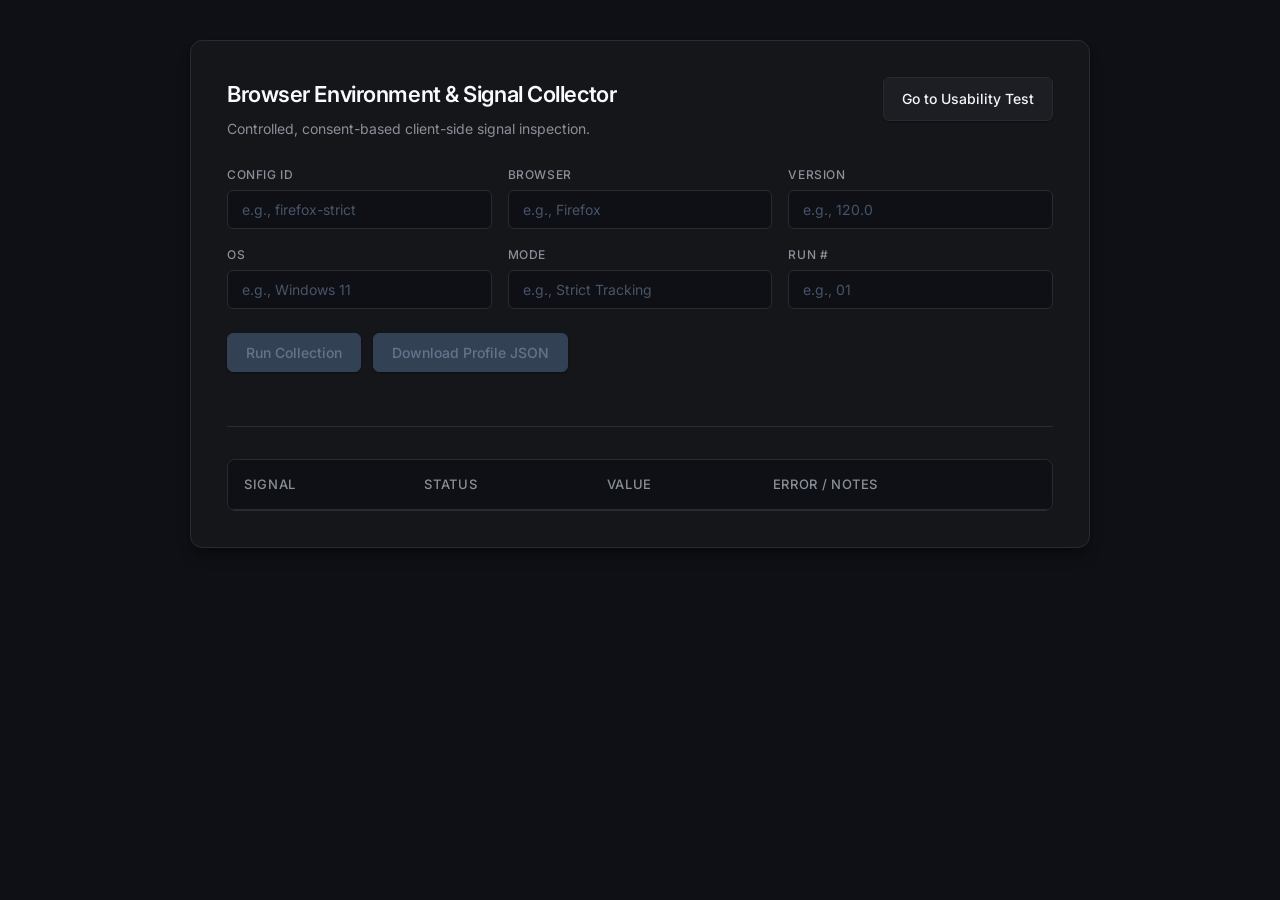
<file: collector/index.html>
<!doctype html>
<html lang="en">
  <head>
    <meta charset="UTF-8" />
    <meta name="viewport" content="width=device-width, initial-scale=1.0" />
    <title>Browser Fingerprinting Signal Collector</title>
    <link
      href="https://fonts.googleapis.com/css2?family=Inter:wght@400;500;600&display=swap"
      rel="stylesheet"
    />
    <link rel="stylesheet" href="style.css" />
  </head>
  <body>
    <div class="container">
      <header>
        <div
          style="
            display: flex;
            justify-content: space-between;
            align-items: flex-start;
            margin-bottom: 24px;
          "
        >
          <div>
            <h1>Browser Environment & Signal Collector</h1>
            <p class="subtitle" style="margin-bottom: 0">
              Controlled, consent-based client-side signal inspection.
            </p>
          </div>
          <a href="compatibility.html" class="btn" style="text-decoration: none"
            >Go to Usability Test</a
          >
        </div>

        <div class="controls-grid">
          <div class="input-group">
            <label>Config ID</label>
            <input
              type="text"
              id="config-id"
              class="meta-input"
              placeholder="e.g., firefox-strict"
            />
          </div>
          <div class="input-group">
            <label>Browser</label>
            <input
              type="text"
              id="browser-name"
              class="meta-input"
              placeholder="e.g., Firefox"
            />
          </div>
          <div class="input-group">
            <label>Version</label>
            <input
              type="text"
              id="browser-version"
              class="meta-input"
              placeholder="e.g., 120.0"
            />
          </div>
          <div class="input-group">
            <label>OS</label>
            <input
              type="text"
              id="os-name"
              class="meta-input"
              placeholder="e.g., Windows 11"
            />
          </div>
          <div class="input-group">
            <label>Mode</label>
            <input
              type="text"
              id="privacy-mode"
              class="meta-input"
              placeholder="e.g., Strict Tracking"
            />
          </div>
          <div class="input-group">
            <label>Run #</label>
            <input
              type="text"
              id="run-number"
              class="meta-input"
              placeholder="e.g., 01"
            />
          </div>
        </div>

        <div
          class="action-buttons"
          style="margin-bottom: 30px; display: flex; gap: 12px"
        >
          <button id="run-btn" class="btn primary" disabled>
            Run Collection
          </button>
          <button id="download-btn" class="btn" disabled>
            Download Profile JSON
          </button>
        </div>
      </header>

      <section class="table-card">
        <table id="signals-table">
          <thead>
            <tr>
              <th>Signal</th>
              <th>Status</th>
              <th>Value</th>
              <th>Error / Notes</th>
            </tr>
          </thead>
          <tbody id="signals-body">
            <!-- Populated dynamically -->
          </tbody>
        </table>
      </section>

      <canvas
        id="fingerprint-canvas"
        width="240"
        height="60"
        style="display: none"
      ></canvas>
    </div>

    <!-- The type="module" allows us to split app.js into smaller files -->
    <script type="module" src="app.js"></script>
  </body>
</html>
</file>
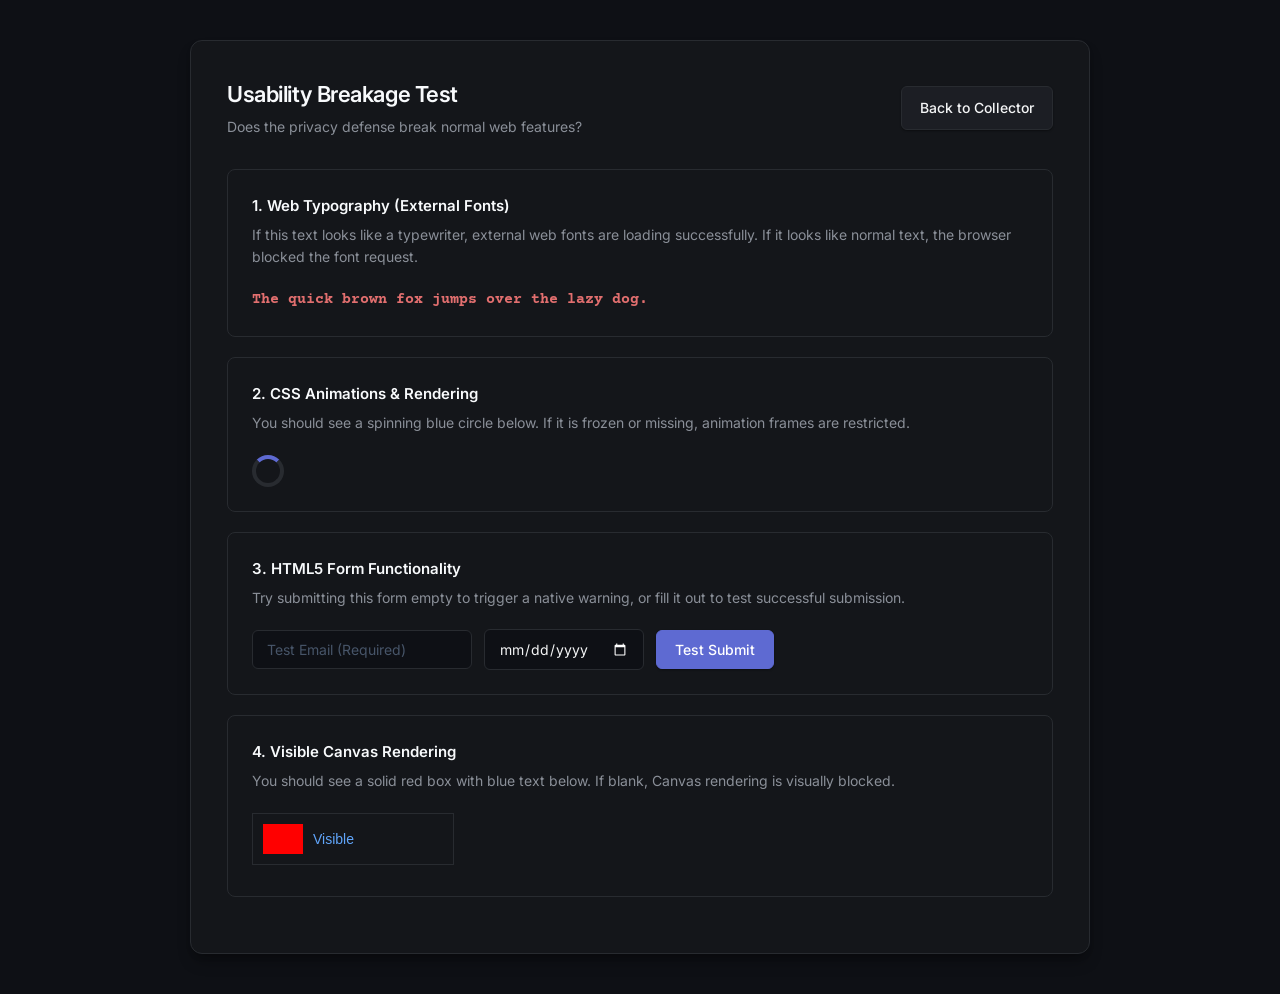
<file: collector/compatibility.html>
<!doctype html>
<html lang="en">
  <head>
    <meta charset="UTF-8" />
    <meta name="viewport" content="width=device-width, initial-scale=1.0" />
    <title>Usability Breakage Test</title>
    <link rel="stylesheet" href="style.css" />
    <link
      href="https://fonts.googleapis.com/css2?family=Courier+Prime&display=swap"
      rel="stylesheet"
    />
    <link
      href="https://fonts.googleapis.com/css2?family=Inter:wght@400;500;600&display=swap"
      rel="stylesheet"
    />
    <style>
      .font-test {
        font-family: "Courier Prime", monospace;
        color: var(--danger-color);
        font-size: 15px;
        font-weight: bold;
      }

      .loader {
        border: 4px solid var(--border-color);
        border-top: 4px solid var(--primary-color);
        border-radius: 50%;
        width: 32px;
        height: 32px;
        animation: spin 1s linear infinite;
      }

      @keyframes spin {
        0% {
          transform: rotate(0deg);
        }
        100% {
          transform: rotate(360deg);
        }
      }

      .form-group {
        display: flex;
        gap: 12px;
        align-items: center;
      }

      #form-success {
        color: var(--success-color);
        font-weight: 500;
        font-size: 14px;
        display: none;
        margin-top: 12px;
      }

      .nav-header {
        display: flex;
        justify-content: space-between;
        align-items: center;
        margin-bottom: 30px;
      }
    </style>
  </head>
  <body>
    <div class="container">
      <div class="nav-header">
        <div>
          <h1 style="margin-bottom: 4px">Usability Breakage Test</h1>
          <p class="subtitle" style="margin-bottom: 0">
            Does the privacy defense break normal web features?
          </p>
        </div>
        <a href="index.html" class="btn" style="text-decoration: none"
          >Back to Collector</a
        >
      </div>

      <div class="test-card">
        <div class="test-title">1. Web Typography (External Fonts)</div>
        <p class="test-desc">
          If this text looks like a typewriter, external web fonts are loading
          successfully. If it looks like normal text, the browser blocked the
          font request.
        </p>
        <p class="font-test">The quick brown fox jumps over the lazy dog.</p>
      </div>

      <div class="test-card">
        <div class="test-title">2. CSS Animations & Rendering</div>
        <p class="test-desc">
          You should see a spinning blue circle below. If it is frozen or
          missing, animation frames are restricted.
        </p>
        <div class="loader"></div>
      </div>

      <div class="test-card">
        <div class="test-title">3. HTML5 Form Functionality</div>
        <p class="test-desc">
          Try submitting this form empty to trigger a native warning, or fill it
          out to test successful submission.
        </p>
        <form id="test-form" class="form-group">
          <input
            type="email"
            class="meta-input"
            placeholder="Test Email (Required)"
            required
            style="width: 220px"
          />
          <input type="date" class="meta-input" required style="width: 160px" />
          <button type="submit" class="btn primary">Test Submit</button>
        </form>
        <div id="form-success">
          ✅ Form submitted successfully! (Page reload prevented)
        </div>
      </div>

      <div class="test-card">
        <div class="test-title">4. Visible Canvas Rendering</div>
        <p class="test-desc">
          You should see a solid red box with blue text below. If blank, Canvas
          rendering is visually blocked.
        </p>
        <canvas
          id="visible-canvas"
          width="200"
          height="50"
          style="border: 1px solid var(--border-color)"
        ></canvas>
      </div>
    </div>

    <script>
      // Intercept form submission to prevent reload and show success
      document
        .getElementById("test-form")
        .addEventListener("submit", function (e) {
          e.preventDefault();
          document.getElementById("form-success").style.display = "block";
        });

      // Draw the visible canvas test
      const canvas = document.getElementById("visible-canvas");
      if (canvas.getContext) {
        const ctx = canvas.getContext("2d");
        ctx.fillStyle = "red";
        ctx.fillRect(10, 10, 40, 30);

        ctx.fillStyle = "#60A5FA"; // Bright light blue for dark mode
        ctx.font = "500 14px Inter, sans-serif";
        ctx.fillText("Visible", 60, 30);
      }
    </script>
  </body>
</html>
</file>
<file: collector/style.css>
@import url("https://fonts.googleapis.com/css2?family=Inter:wght@400;500;600&display=swap");

:root {
  /* Linear & Vercel inspired Obsidian UI */
  --bg-color: #0e1015; /* Deep, rich obsidian */
  --container-bg: #14161a; /* Slightly elevated card surface */
  --text-main: #f4f5f6; /* Crisp, high-contrast text */
  --text-muted: #8a8f98; /* Smooth silver-gray for labels */
  --border-color: #282b30; /* Ultra-clean, subtle borders */
  --input-bg: #0e1015; /* Inputs blend into the background */

  --primary-color: #5e6ad2; /* Linear's signature soft indigo */
  --primary-hover: #6f7bf7;
  --focus-ring: rgba(94, 106, 210, 0.25);

  --danger-color: #e26f6f;
  --success-color: #4cb782;
  --warning-color: #d3a959;

  --element-bg: #1c1e24; /* Secondary button background */
  --element-hover: #282b30; /* Secondary button hover */
}

* {
  box-sizing: border-box;
  margin: 0;
  padding: 0;
}

body {
  font-family: "Inter", sans-serif;
  background-color: var(--bg-color);
  color: var(--text-main);
  line-height: 1.6;
  padding: 40px 20px;
  -webkit-font-smoothing: antialiased;
}

.container {
  max-width: 900px;
  margin: 0 auto;
  background-color: var(--container-bg);
  border: 1px solid var(--border-color);
  border-radius: 12px;
  padding: 36px;
  box-shadow:
    0 10px 15px -3px rgba(0, 0, 0, 0.3),
    0 4px 6px -2px rgba(0, 0, 0, 0.15);
}

header {
  margin-bottom: 32px;
  padding-bottom: 24px;
  border-bottom: 1px solid var(--border-color);
}

h1 {
  font-size: 22px;
  font-weight: 600;
  letter-spacing: -0.02em;
  margin-bottom: 6px;
  color: #f8fafc; /* Bright white for titles */
}

.subtitle {
  color: var(--text-muted);
  font-size: 14px;
  margin-bottom: 28px;
}

/* Input Grid & Labels */
.controls-grid {
  display: flex;
  flex-wrap: wrap;
  gap: 16px;
  margin-bottom: 24px;
}

.input-group {
  display: flex;
  flex-direction: column;
  gap: 6px;
  flex: 1 1 calc(33.333% - 16px);
  min-width: 160px;
}

.input-group label {
  font-size: 12px;
  font-weight: 500;
  color: var(--text-muted);
  text-transform: uppercase;
  letter-spacing: 0.05em;
}

.meta-input {
  padding: 10px 14px;
  background-color: var(--input-bg);
  border: 1px solid var(--border-color);
  border-radius: 6px;
  font-size: 14px;
  width: 100%;
  color: var(--text-main);
  transition: all 0.2s ease;
  font-family: inherit;
  color-scheme: dark; /* Makes the native date picker calendar dark */
}

.meta-input:focus {
  outline: none;
  border-color: var(--primary-color);
  box-shadow: 0 0 0 3px var(--focus-ring);
}

.meta-input::placeholder {
  color: #475569;
}

/* Buttons */
.action-buttons {
  display: flex;
  gap: 12px;
  margin-bottom: 32px;
}

.btn {
  padding: 10px 18px;
  border: 1px solid var(--border-color);
  background-color: var(--element-bg);
  box-shadow: 0 1px 2px rgba(0, 0, 0, 0.4);
  color: var(--text-main);
  cursor: pointer;
  border-radius: 6px;
  font-size: 14px;
  font-weight: 500;
  font-family: inherit;
  transition: all 0.2s ease;
}

.btn:hover:not(:disabled) {
  background-color: var(--element-hover);
  border-color: #475569;
}

.btn.primary {
  background-color: var(--primary-color);
  color: white;
  border-color: var(--primary-color);
}

.btn.primary:hover:not(:disabled) {
  background-color: var(--primary-hover);
  border-color: var(--primary-hover);
}

.btn:disabled {
  background-color: #334155 !important;
  color: #64748b !important;
  cursor: not-allowed;
  border: 1px solid #334155 !important;
}

/* Table Design */
.table-card {
  overflow-x: auto;
  border: 1px solid var(--border-color);
  border-radius: 8px;
}

table {
  width: 100%;
  border-collapse: collapse;
  text-align: left;
  font-size: 14px;
}

th,
td {
  padding: 14px 16px;
  border-bottom: 1px solid var(--border-color);
}

th {
  background-color: var(--input-bg);
  font-weight: 500;
  color: var(--text-muted);
  font-size: 13px;
  text-transform: uppercase;
  letter-spacing: 0.05em;
}

tr:last-child td {
  border-bottom: none;
}

tr:hover td {
  background-color: var(--element-hover);
}

.status-success {
  color: var(--success-color);
  font-weight: 500;
}
.status-warning {
  color: var(--warning-color);
  font-weight: 500;
}
.status-error {
  color: var(--danger-color);
  font-weight: 500;
}

/* Test Cards for Compatibility Page */
.test-card {
  background: var(--container-bg);
  border: 1px solid var(--border-color);
  border-radius: 8px;
  padding: 24px;
  margin-bottom: 20px;
}

.test-title {
  font-size: 15px;
  font-weight: 600;
  color: #f8fafc;
  margin-bottom: 6px;
}

.test-desc {
  color: var(--text-muted);
  font-size: 14px;
  margin-bottom: 20px;
}

/* Loader for Compatibility Page */
.loader {
  border: 4px solid var(--border-color);
  border-top: 4px solid var(--primary-color);
  border-radius: 50%;
  width: 32px;
  height: 32px;
  animation: spin 1s linear infinite;
}

@keyframes spin {
  0% {
    transform: rotate(0deg);
  }
  100% {
    transform: rotate(360deg);
  }
}
</file>
